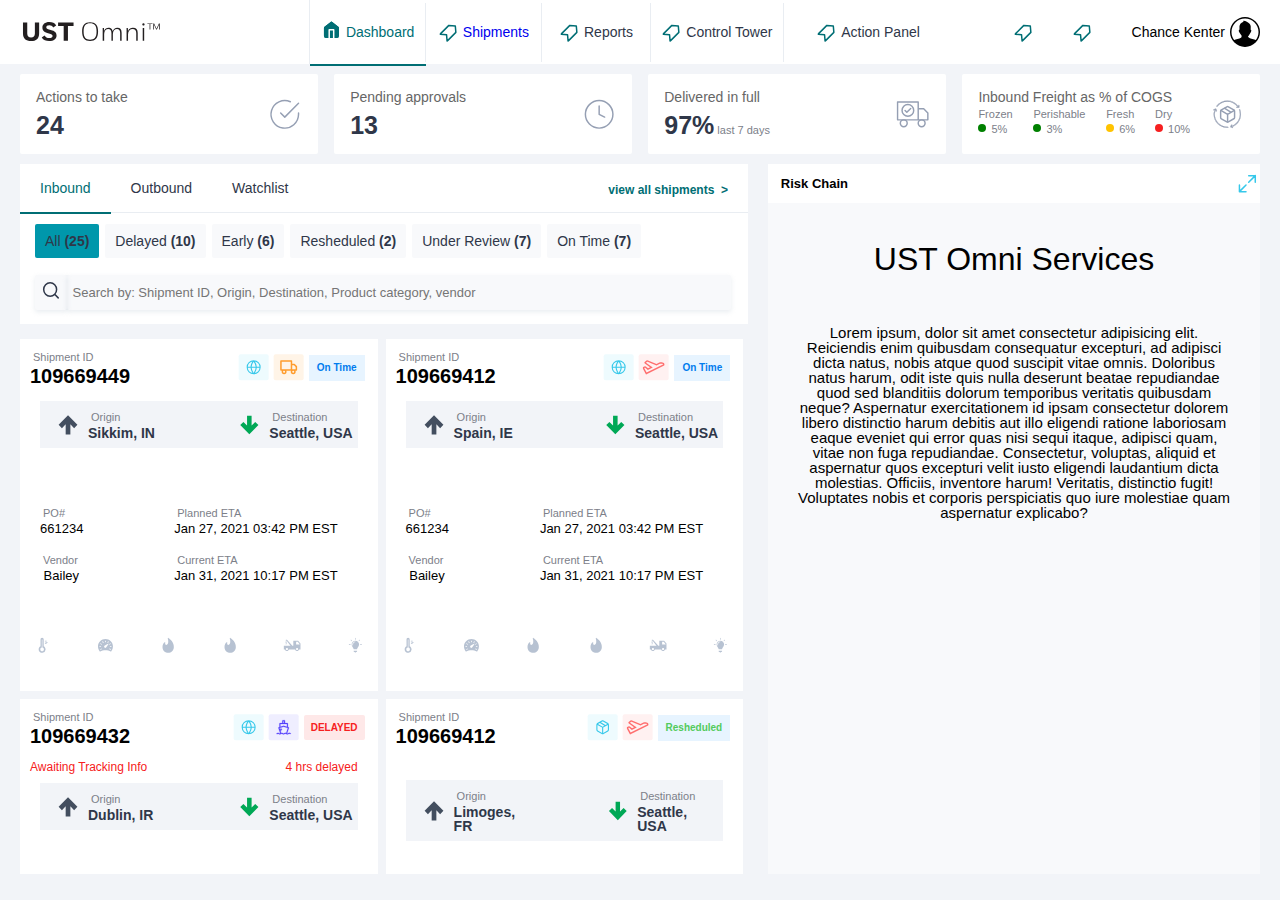
<file: index.html>
<!DOCTYPE html>
<html lang="en">

<head>
    <meta charset="UTF-8" />
    <meta http-equiv="X-UA-Compatible" content="IE=edge" />
    <meta name="viewport" content="width=device-width, initial-scale=1.0" />
    <title>1st Assignment</title>
    <link rel="stylesheet" href="style.css" />
    <link rel="preconnect" href="https://fonts.googleapis.com">
    <link rel="stylesheet" href="https://cdnjs.cloudflare.com/ajax/libs/font-awesome/6.1.1/css/all.min.css">
    <link rel="preconnect" href="https://fonts.gstatic.com" crossorigin>

</head>

<body>
    <div class="root">
        <header class="header">
            <div class="header__logo">
                <img src="./images/Logo.svg" alt="UST Omni logo" />
            </div>

            <nav class="header__dashboardlist">



                <ul class="header__nav-inks">
                    <a class="active" href="#">
                        <li>
                            <img src="./images/dashboard_icon.svg" alt="dashboard_icon" />
                            <div class="cls">Dashboard</div>

                        </li>
                    </a>

                    <a href="#">
                        <li>

                            <img src="./images/dashboardShipment_icon.svg" alt="shipment_icon" />
                            <div>Shipments</div>
                        </li>
                    </a>


                    <a href="#">
                        <li>

                            <img src="./images/dashboardShipment_icon.svg" alt="shipment_icon" />
                            <div>Reports</div>
                        </li>
                    </a>

                    <a href="#">
                        <li>

                            <img src="./images/dashboardShipment_icon.svg" alt="shipment_icon" />
                            <div>Control Tower</div>
                        </li>
                    </a>


                    <a href="#">
                        <li>

                            <img src="./images/dashboardShipment_icon.svg" alt="shipment_icon" />
                            <div>Action Panel</div>
                        </li>
                    </a>

                    </a>
                </ul>


            </nav>

            <div class="header__menu-bg">

            </div>



            <div class="header__dashboard">
                <span><img src="./images/dashboardShipment_icon.svg" alt="shipment_icon" /></span>
                <span><img src="./images/dashboardShipment_icon.svg" alt="shipment_icon" /></span>
                <span class="header__dashbaordusername">Chance Kenter </span>
                <img src="./images/user-profile.svg" alt="user profile">


                <!-- <div class="hamburger">
                <span class="menu"></span>
                <span class="menu"></span>
                <span class="menu"></span>
            </div> -->
                <div class="hamburger">
                    <i class="fas fa-bars"></i>
                </div>
                <div class="close-menu"><i class="fa-solid fa-x"></i></div>
            </div>

            <!-- <i class="fa-solid fa-angle-right"></i> -->


        </header>

        <nav class="header__tabletDashboardlist">



            <ul class="header__nav-inks">
                <a href="#">
                    <li>
                        <img src="./images/Hamburger/Hambur-mobile-dashboard.svg" alt="dashboard_icon" />
                        <div class="cls">Dashboard</div>

                    </li>
                </a>

                <a href="#">
                    <li>

                        <img src="./images/Hamburger/Hamburger - mobile -Shipment_Mgmt.svg" alt="shipment_icon" />
                        <div>Shipments</div>
                    </li>
                </a>


                <a href="#">
                    <li>

                        <img src="./images/Hamburger/Hamburger - mobile -Shipment_Mgmt.svg" alt="shipment_icon" />
                        <div>Reports</div>
                    </li>
                </a>

                <a href="#">
                    <li>

                        <img src="./images/Hamburger/Hamburger - mobile -Shipment_Mgmt.svg" alt="shipment_icon" />
                        <div>Control Tower</div>
                    </li>
                </a>


                <a href="#">
                    <li>

                        <img src="./images/Hamburger/Hamburger - mobile -Shipment_Mgmt.svg" alt="shipment_icon" />
                        <div>Action Panel</div>
                    </li>
                </a>


            </ul>


        </nav>




        <section class="main">

            <div class="cards__container" id="cont">
                <span aria-label="Next slide" id="nextButton" class="nav next" role="button"></span>
                <!--  onclick="nextClick()"-->
                <span aria-label="Next slide" id="previousButton" class="nav previous" role="button"></span>
                <!--onclick="previousClick()"-->
                <div class="status__actionCards">
                    <div class="status_card" id="cont1">
                        <div class="status__actions">
                            <p class="status__actionstotake">Actions to take</p>
                            <p class="status__actionscount"><b>24</b></p>
                        </div>

                        <img src="./images/ActionsToTake.svg" alt="Actions to take" id="output" />
                        <!-- 
                    <button class="carousel__button carousel__button--right">
                        <img class="angle-right" src="./images/angle-right-design.svg" alt="angle-right">
                    </button> -->

                        <!-- <button class="carousel__buttona carousel__button--right">
                        <img class="angle-right" src="./images/angle-right.svg" alt="angle-right">

                    </button> -->
                    </div>

                    <!-- onclick="nextSlide() -->

                    <div class="status_card">
                        <div class="status__pendingapprovals">
                            <p class="status__pendingapprovalsText">Pending approvals</p>
                            <p class="status__pendingapprovalscount"><b>13</b></p>
                        </div>

                        <img src="./images/pendingApprovals.svg" alt="Actions to take" />

                    </div>
                    <div class="status_card">
                        <div class="status__Delivered">
                            <p class="status__Delivered-in-fullText">Delivered in full</p>
                            <p class="status__Delivered-in-full-percentage">
                                <b>97%</b>
                                <span class="status__Delivered-last-days">last 7 days</span>
                            </p>
                        </div>

                        <img src="./images/deliveryInFull.svg" alt="Actions to take" />

                    </div>
                    <div class="status_card">
                        <div class="status__Inbound">
                            <p class="status__Inbound-frieghtText">
                                Inbound Freight as % of COGS
                            </p>


                            <div class="items">
                                <div class="cla">
                                    <p class="status__Inbound">Frozen</p>
                                    <p class="status__color">
                                        <span>5%</span>
                                    </p>
                                </div>
                                <div class="cla">
                                    <p class="status__Inbound">Perishable</p>
                                    <p class="status__color">
                                        <span>3%</span>
                                    </p>
                                </div>

                                <div class="cla">
                                    <p class="status__Inbound">Fresh</p>
                                    <p class="status__color">
                                        <span>6%</span>
                                    </p>
                                </div>

                                <div class="cla">
                                    <p class="status__Inbound">Dry</p>
                                    <p class="status__color">
                                        <span>10%</span>
                                    </p>
                                </div>

                            </div>



                        </div>

                        <img src="./images/inBoundFrieght.svg" alt="Actions to take" />

                    </div>


                    <div class="status__tabletViewInbound">
                        <div class="status__Inbound">
                            <p class="status__Inbound-frieght">
                                Cost of Goods Sold
                            </p>
                            <p class="status__Delivered-in-full-percentage">
                                <b>83%</b>
                                <span class="status__Delivered-last-days">this quarter</span>

                        </div>

                        <img src="./images/inBoundFrieght.svg" alt="Actions to take" />
                    </div>




                </div>
            </div>


            <!---->
            <div class="content">

                <div class="container__left">
                    <div class="updates">



                        <div class="updates__header">
                            <div class="updates__header-left">
                                <a href="#" class="updates__Inbound active">Inbound</a>
                                <a href="#" class="updates__Outbound">Outbound</a>
                                <a href="#" class="updates__Watchlist">Watchlist</a>


                            </div>
                            <div class="updates__header-right">
                                <a href="https://www.google.com/" class="updates__view_all_shipment">view all
                                    shipments &nbsp;<span>></span></a>
                                <a href="https://www.google.com/" class="updates__view_all">view all
                                    &nbsp;<span>></span></a>
                            </div>
                        </div>
                        <div class="updates__content">
                            <ul>
                                <li class="active"><a>All <span>(25)</span></a></li>
                                <li><a>Delayed <span>(10)</span></a></li>
                                <li><a>Early <span>(6)</span></a></li>
                                <li><a>Resheduled <span>(2)</span></a></li>
                                <li> <a>Under Review <span>(7)</span></a></li>
                                <li><a>On Time <span>(7)</span></a></li>
                            </ul>
                        </div>
                        <div class="updates__angle-right">
                            <!--onclick="scrollContent()"-->
                            <img src="./images/updates__angle-right.svg" alt="updates__angle-right">
                        </div>

                        <div class="updates__angle-left" onclick="scrollLeftContent()">
                            <img src="./images/updates__angle-right.svg" alt="updates__angle-left">
                        </div>

                        <div class="search">
                            <form action="" class="search__seachfield-box">
                                <button type="Submit">
                                    <img src="./images/searchIcon.svg" alt="search icon">

                                </button>
                                <input id="searchBox" class="big" type="text"
                                    placeholder="&nbsp;Search by: Shipment ID, Origin, Destination, Product category, vendor"
                                    name="search" onkeyup="searchFunc()">

                            </form>
                        </div>

                    </div>
                    <div class="shipment_cards">
                        <div class="wrapper">
                            <div class="wrapper__num">
                                <div class="wrapper__header">
                                    <div class="wrapper__header-left">
                                        <p>Shipment ID</p>
                                        <p class="text">109669449</p>
                                    </div>
                                    <div class="wrapper__headericons-right">
                                        <img src="./images/global.svg" alt="global image">
                                        <img src="./images/truckicon.svg" alt="truck image">
                                        <p>On Time</p>
                                    </div>
                                </div>
                                <div class="wrapper__main">
                                    <div class="wrapper__main_Origin-Destination">
                                        <div class="origin">
                                            <img src="./images/wrapper__1_arrow.svg" alt="wrapper__1_arrow">
                                            <div class="wrapper__origin">
                                                <p>Origin</p>
                                                <p class="text"> Sikkim, IN</p>
                                            </div>
                                        </div>

                                        <div class="destination">
                                            <img src="./images/Wrapper1_destinationarrow.svg"
                                                alt="Wrapper1_destination-arrow">

                                            <div class="wrapper__origin">
                                                <p>Destination</p>
                                                <p class="text"> Seattle, USA</p>
                                            </div>
                                        </div>
                                    </div>
                                    <div class="wrapper__mainDetails">
                                        <div class="wrapper__main_Po_Vendordetails">
                                            <div class="poNumber">
                                                <p>PO#</p>
                                                <p>661234</p>
                                            </div>
                                            <div class="vendorname">
                                                <p>Vendor</p>
                                                <p>&nbsp;Bailey</p>
                                            </div>
                                        </div>
                                        <div class="wrapper__main_plannedETAdetails">
                                            <div class="plannedETA">
                                                <p>Planned ETA</p>
                                                <p>Jan 27, 2021 03:42 PM EST</p>
                                            </div>
                                            <div class="currentETA">
                                                <p>Current ETA</p>
                                                <p>Jan 31, 2021 10:17 PM EST</p>
                                            </div>
                                        </div>
                                    </div>
                                    <div class="wrapper__sub-logos">
                                        <img src="./images/wrapper1/icon_Fire.svg" alt="icon fire pic">
                                        <img src="./images/wrapper1/meter.svg" alt="icon fire pic">
                                        <img src="./images/wrapper1/fire.svg" alt="icon fire pic">
                                        <img src="./images/wrapper1/fire.svg" alt="icon fire pic">
                                        <img src="./images/wrapper1/JCB.svg" alt="icon fire pic">
                                        <img src="./images/wrapper1/bulb.svg" alt="icon fire pic">
                                    </div>
                                </div>
                            </div>
                            <div class="wrapper__num">
                                <div class="wrapper__header num2">
                                    <div class="wrapper__header-left num2">
                                        <p>Shipment ID</p>
                                        <p class="text">109669412</p>
                                    </div>
                                    <div class="wrapper__headericons-right num2">
                                        <img src="./images/global.svg" alt="global image">
                                        <img src="./images/aeroplane symbol.svg" alt="truck image">
                                        <p>On Time</p>
                                    </div>
                                </div>
                                <div class="wrapper__main num2">
                                    <div class="wrapper__main_Origin-Destination num2">
                                        <div class="origin num2">
                                            <img src="./images/wrapper__1_arrow.svg" alt="wrapper__1_arrow">
                                            <div class="wrapper__origin num2">
                                                <p>Origin</p>
                                                <p class="text"> Spain, IE</p>
                                            </div>
                                        </div>

                                        <div class="destination num2">
                                            <img src="./images/Wrapper1_destinationarrow.svg"
                                                alt="Wrapper1_destination-arrow">

                                            <div class="wrapper__origin num2">
                                                <p>Destination</p>
                                                <p class="text"> Seattle, USA</p>
                                            </div>
                                        </div>
                                    </div>
                                    <div class="wrapper__mainDetails num2">
                                        <div class="wrapper__main_Po_Vendordetails num2">
                                            <div class="poNumber num2">
                                                <p>PO#</p>
                                                <p>661234</p>
                                            </div>
                                            <div class="vendorname num2">
                                                <p>Vendor</p>
                                                <p>&nbsp;Bailey</p>
                                            </div>
                                        </div>
                                        <div class="wrapper__main_plannedETAdetails num2">
                                            <div class="plannedETA num2">
                                                <p>Planned ETA</p>
                                                <p>Jan 27, 2021 03:42 PM EST</p>
                                            </div>
                                            <div class="currentETA num2">
                                                <p>Current ETA</p>
                                                <p>Jan 31, 2021 10:17 PM EST</p>
                                            </div>
                                        </div>
                                    </div>
                                    <div class="wrapper__sub-logos num2">
                                        <img src="./images/wrapper1/icon_Fire.svg" alt="icon fire pic">
                                        <img src="./images/wrapper1/meter.svg" alt="icon fire pic">
                                        <img src="./images/wrapper1/fire.svg" alt="icon fire pic">
                                        <img src="./images/wrapper1/fire.svg" alt="icon fire pic">
                                        <img src="./images/wrapper1/JCB.svg" alt="icon fire pic">
                                        <img src="./images/wrapper1/bulb.svg" alt="icon fire pic">
                                    </div>
                                </div>
                            </div>


                            <div class="wrapper__num">
                                <div class="wrapper__header num3">
                                    <div class="wrapper__header-left num3">
                                        <p>Shipment ID</p>
                                        <p class="text">109669432</p>


                                    </div>
                                    <div class="wrapper__headericons-right num3">
                                        <img src="./images/global.svg" alt="global image">
                                        <img src="./images/wrapper3__fire-global.svg" alt="truck image">
                                        <p>DELAYED</p>
                                    </div>
                                </div>
                                <div class="trackingStatus">
                                    <div class="trackinginfo">
                                        Awaiting Tracking Info
                                    </div>
                                    <div class="delayTime">
                                        4 hrs delayed
                                    </div>
                                </div>
                                <div class="wrapper__main num3">
                                    <div class="wrapper__main_Origin-Destination num3">
                                        <div class="origin num3">
                                            <img src="./images/wrapper__1_arrow.svg" alt="wrapper__1_arrow">
                                            <div class="wrapper__origin num3">
                                                <p>Origin</p>
                                                <p class="text"> Dublin, IR</p>
                                            </div>
                                        </div>

                                        <div class="destination num3">
                                            <img src="./images/Wrapper1_destinationarrow.svg"
                                                alt="Wrapper1_destination-arrow">

                                            <div class="wrapper__origin num3">
                                                <p>Destination</p>
                                                <p class="text"> Seattle, USA</p>
                                            </div>
                                        </div>
                                    </div>
                                    <div class="wrapper__mainDetails num3">
                                        <div class="wrapper__main_Po_Vendordetails num3">
                                            <div class="poNumber num3">
                                                <p>PO#</p>
                                                <p>661234</p>
                                            </div>
                                            <div class="vendorname num3">
                                                <p>Vendor</p>
                                                <p>&nbsp;Bailey</p>
                                            </div>
                                        </div>
                                        <div class="wrapper__main_plannedETAdetails num3">
                                            <div class="plannedETA num3">
                                                <p>Planned ETA</p>
                                                <p>Jan 27, 2021 03:42 PM EST</p>
                                            </div>
                                            <div class="currentETA num3">
                                                <p>Current ETA</p>
                                                <p>Jan 31, 2021 10:17 PM EST</p>
                                            </div>
                                        </div>
                                    </div>
                                    <div class="wrapper__sub-logos num3">
                                        <img src="./images/wrapper1/icon_Fire.svg" alt="icon fire pic">
                                        <img src="./images/wrapper1/meter.svg" alt="icon fire pic">
                                        <img src="./images/wrapper1/fire.svg" alt="icon fire pic">
                                        <img src="./images/wrapper1/fire.svg" alt="icon fire pic">
                                        <img src="./images/wrapper1/JCB.svg" alt="icon fire pic">
                                        <img src="./images/wrapper1/bulb.svg" alt="icon fire pic">
                                    </div>
                                </div>
                            </div>
                            <div class="wrapper__num">
                                <div class="wrapper__header num4">
                                    <div class="wrapper__header-left num4">
                                        <p>Shipment ID</p>
                                        <p class="text">109669412</p>
                                    </div>
                                    <div class="wrapper__headericons-right num4">
                                        <img src="./images/wrapper4__global.svg" alt="global image">
                                        <img src="./images/aeroplane symbol.svg" alt="truck image">
                                        <p>Resheduled</p>
                                    </div>
                                </div>
                                <div class="wrapper__main num4">
                                    <div class="wrapper__main_Origin-Destination num4">
                                        <div class="origin num4">
                                            <img src="./images/wrapper__1_arrow.svg" alt="wrapper__1_arrow">
                                            <div class="wrapper__origin num4">
                                                <p>Origin</p>
                                                <p class="text"> Limoges, FR</p>
                                            </div>
                                        </div>

                                        <div class="destination num4">
                                            <img src="./images/Wrapper1_destinationarrow.svg"
                                                alt="Wrapper1_destination-arrow">

                                            <div class="wrapper__origin num4">
                                                <p>Destination</p>
                                                <p class="text"> Seattle, USA</p>
                                            </div>
                                        </div>
                                    </div>
                                    <div class="wrapper__mainDetails num4">
                                        <div class="wrapper__main_Po_Vendordetails num4">
                                            <div class="poNumber num4">
                                                <p>PO#</p>
                                                <p>661234</p>
                                            </div>
                                            <div class="vendorname num4">
                                                <p>Vendor</p>
                                                <p>&nbsp;Bailey</p>
                                            </div>
                                        </div>
                                        <div class="wrapper__main_plannedETAdetails num4">
                                            <div class="plannedETA num4">
                                                <p>Planned ETA</p>
                                                <p>Jan 27, 2021 03:42 PM EST</p>
                                            </div>
                                            <div class="currentETA num4">
                                                <p>Current ETA</p>
                                                <p>Jan 31, 2021 10:17 PM EST</p>
                                            </div>
                                        </div>
                                    </div>


                                    <div class="wrapper__sub-logos num4">
                                        <img src="./images/wrapper1/icon_Fire.svg" alt="icon fire pic">
                                        <img src="./images/wrapper1/meter.svg" alt="icon fire pic">
                                        <img src="./images/wrapper1/fire.svg" alt="icon fire pic">
                                        <img src="./images/wrapper1/fire.svg" alt="icon fire pic">
                                        <img src="./images/wrapper1/JCB.svg" alt="icon fire pic">
                                        <img src="./images/wrapper1/bulb.svg" alt="icon fire pic">
                                    </div>

                                </div>


                            </div>





                        </div>


                    </div>

                </div>

                <!-- <section class="container-righttabletView">
                    <div class="map">
                        <div class="map__header">
                            <p><b>Risk Chain</b></p>
                            <img class="expand" src="./images/expandbutton__riskChain.svg" alt="">
                        </div>
                </section> -->



                <section class="container-right">
                    <div class="map">
                        <div class="map__header">

                            <p><b>Risk Chain</b></p>
                            <img class="expand" src="./images/expandbutton__riskChain.svg" alt="">
                        </div>
                        <div class="content__right">
                            <div class="content__heading">
                                <h1>UST Omni Services</h1>
                            </div>
                            <p>Lorem ipsum, dolor sit amet consectetur adipisicing elit. Reiciendis enim quibusdam
                                consequatur excepturi, ad adipisci dicta natus, nobis atque quod suscipit vitae omnis.
                                Doloribus natus harum, odit iste quis nulla deserunt beatae repudiandae quod sed
                                blanditiis dolorum temporibus veritatis quibusdam neque? Aspernatur exercitationem id
                                ipsam consectetur dolorem libero distinctio harum debitis aut illo eligendi ratione
                                laboriosam eaque eveniet qui error quas nisi sequi itaque, adipisci quam, vitae non fuga
                                repudiandae. Consectetur, voluptas, aliquid et aspernatur quos excepturi velit iusto
                                eligendi laudantium dicta molestias. Officiis, inventore harum! Veritatis, distinctio
                                fugit! Voluptates nobis et corporis perspiciatis quo iure molestiae quam aspernatur
                                explicabo?
                            </p>

                        </div>

                    </div>

                </section>

            </div>


        </section>

        <footer class="map__tabletView">
            <div class="map__header">

                <p><b>Risk Chain</b></p>
                <img class="expand" src="./images/expandbutton__riskChain.svg" alt="">
            </div>
        </footer>


















        <script src="./script.js"></script>


</body>

</html>
</file>
<file: style.css>
/* http://meyerweb.com/eric/tools/css/reset/ 
   v2.0 | 20110126
   License: none (public domain)
*/

html,
body,
div,
span,
applet,
object,
iframe,
h1,
h2,
h3,
h4,
h5,
h6,
p,
blockquote,
pre,
a,
abbr,
acronym,
address,
big,
cite,
code,
del,
dfn,
em,
img,
ins,
kbd,
q,
s,
samp,
small,
strike,
strong,
sub,
sup,
tt,
var,
b,
u,
i,
center,
dl,
dt,
dd,
ol,
ul,
li,
fieldset,
form,
label,
legend,
table,
caption,
tbody,
tfoot,
thead,
tr,
th,
td,
article,
aside,
canvas,
details,
embed,
figure,
figcaption,
footer,
header,
hgroup,
menu,
nav,
output,
ruby,
section,
summary,
time,
mark,
audio,
video {
  margin: 0;
  padding: 0;
  border: 0;
  font-size: 100%;
  font: inherit;
  vertical-align: baseline;
}

/* HTML5 display-role reset for older browsers */

article,
aside,
details,
figcaption,
figure,
footer,
header,
hgroup,
menu,
nav,
section {
  display: block;
}

body {
  line-height: 1;
}

ol,
ul {
  list-style: none;
}

blockquote,
q {
  quotes: none;
}

blockquote:before,
blockquote:after,
q:before,
q:after {
  content: "";
  content: none;
}

table {
  border-collapse: collapse;
  border-spacing: 0;
}

html {
  /* font-size: 62.5%; */

  /* font-size 100% = 16px.

  1px = 6.25%
  10px = 62.5% */
  font-family: "Roboto", sans-serif;
  height: 100%;
}

body {
  background-color: #f2f4f8;
  /* max-width: 300px; */
  /* max-width: 1920px; */
}

* {
  box-sizing: border-box;
  font-family: "Roboto", sans-serif;
}

::-webkit-scroll {
  width: 3px;
}

ul a {
  width: 17rem;
}

header.header {
  display: flex;
  height: 4rem;
  width: 100%;
  /* border: 1px solid red; */
  background-color: #ffffff;
  align-items: center;
  padding-left: 20px;
  padding-right: 20px;
}

section.main {
  padding: 0.625rem 1.25rem 0.625rem 1.25rem;
  height: calc(100vh - 4rem);
  margin: auto;
  max-width: 120rem;
  /* border: 2px solid red; */
}

.header__dashboardlist {
  justify-content: space-between;
}

.header__dashboardlist a.active {
  color: #006e74;
  box-shadow: 0 2px 0 0 #006e74;
}

.header__dashboardlist img {
  margin-right: 0.3rem;
}
.header__dashboardlist ul {
  list-style-type: none;
  display: flex;
  align-items: center;
  height: 100%;
}

.header__logo {
  width: 17rem;
  height: 100%;
  display: flex;
  align-items: center;
}

.header__logo img {
  width: 143px;
  height: 20px;
}

.header__dashboardlist ul li {
  /* padding: 1.25rem; */
  box-shadow: -1px 0 0 0 #e9edf2;
  display: flex;
  align-items: center;
  justify-content: center;
}

.header__dashboardlist ul > :nth-child(1) li {
  padding: 1.25rem 1.2rem;
}

.header__dashboardlist ul > :nth-child(1) {
  width: 18%;
}

.header__dashboardlist ul > :nth-child(2) li {
  padding: 1.25rem 1.4rem;
}

.header__dashboardlist ul > :nth-child(2) {
  width: 18%;
}

.header__dashboardlist ul > :nth-child(3) li {
  padding: 1.25rem 1.5rem;
}

.header__dashboardlist ul > :nth-child(3) {
  width: 17%;
}

.header__dashboardlist ul > :nth-child(4) li {
  padding: 1.25rem 0rem;
}

.header__dashboardlist ul > :nth-child(4) {
  width: 21%;
}
.header__dashboardlist ul > :nth-child(5) li {
  padding: 1.25rem 1.4rem;
}

.header__dashboardlist ul > :nth-child(5) {
  width: 27%;
}

.header__dashboardlist ul div {
  font-family: "Roboto", sans-serif;
  font-size: 0.875rem;
}

.header__dashboardlist ul > :nth-child(1) {
  /* box-shadow: 0 2px 0 0 #006e74; */

  /* font-family: "Roboto", sans-serif; */
}
.header__dashboardlist ul > :nth-child(1) img {
  margin-bottom: 0.3rem;
}

.header__dashboardlist ul li a {
  text-decoration: none;
  margin-left: 5px;
}

.header__dashboardlist ul > :nth-child(1) {
  /* color: #006e74; */
}

.header__dashboardlist ul > :nth-child(3),
.header__dashboardlist ul > :nth-child(4),
.header__dashboardlist ul > :nth-child(5) {
  color: #2f3749;
}

.header__dashboardlist ul > :nth-child(3) img,
.header__dashboardlist ul > :nth-child(4) img,
.header__dashboardlist ul > :nth-child(5) img {
  color: #2f3749;
}

.header__dashboardlist a {
  text-decoration: none;
}

.header__dashboard {
  height: 100%;
  display: flex;
  justify-content: flex-end;
  align-items: center;
  width: 18rem;
}

.header__dashboard span {
  align-items: center;
  display: flex;
  justify-content: space-around;
  padding: 20px;
}

.header__dashboard > :nth-child(3) {
  padding-right: 5px;
}

.header__dashboard > span:nth-of-type(3) + img {
  width: 30px;
  height: 30px;
}

.header__dashbaordusername {
  font-family: "Roboto", sans-serif;
  font-size: 0.875rem;
  display: block;
}

.header_dashboardUser_profile {
  width: 30px;
  height: 30px;
}

.header nav {
  align-items: center;
  width: calc(100% - 35rem);
  height: 100%;
  display: flex;
  cursor: pointer;
  justify-content: center;
}

.status {
  margin-top: 15px;
  /* border: 1px solid red; */
}

.cards__container {
  width: 100%;
  height: 5rem;
  min-width: 100%;
  overflow-x: scroll;
}

.cards__container::-webkit-scrollbar {
  height: 2px;
}

.status__actionCards {
  display: flex;
  justify-content: space-between;
  height: 100%;
}

.status__actionCards > div {
  display: flex;
  background-color: #ffffff;
  align-items: center;
  /* border: 1px solid red; */
  height: 100%;
  width: 24%;
  border-radius: 2px;
  justify-content: space-between;
  padding: 1rem;
}

.status__actionCards > div > :nth-child(1) p {
  font-family: "Roboto", sans-serif;
  width: 100%;
  color: #666666;
  font-size: 0.6875rem;
}

.status__actionCards > div > :nth-child(1) > :nth-child(1) {
  color: #666;
  font-size: 0.875rem;
  font-weight: 500;
  font-family: "Roboto", sans-serif;
}

.status__actionCards > :nth-child(3) > :nth-child(1) span,
.status__actionCards > :nth-child(4) > :nth-child(1) > :nth-child(2) p {
  font-family: "Roboto", sans-serif;
  font-size: 11px;
  font-weight: normal;
  color: #7c8089;
}

.status__actionCards > :nth-child(4) > :nth-child(1) > :nth-child(3) p {
  font-family: "Roboto", sans-serif;
  font-size: 11px;
  font-weight: bold;
  color: #7c8089;
  align-items: center;
}

.status__actionCards > :nth-child(4) > :nth-child(1) {
  padding-right: 10px;
}

.status__inbound_freight {
  display: flex;
}

.status__Inbound-frieghtText {
  margin-bottom: 0.3125rem;
}

.status__actionCards b {
  font-weight: bold;
  font-size: 1.5625rem;
  color: #2f3749;
}

.status__actionCards > div > div {
  display: flex;
  flex-direction: column;
  justify-content: space-between;
  height: 100%;
}

.status__card div {
  /* display: flex;
    justify-content: flex-start; */
  margin: 10px 0 0 10px;
  width: 10rem;
}

.status__actionCards img {
  width: 34px;
  height: 34px;
}

.items {
  display: flex;
  justify-content: space-between;
  margin-bottom: 4px;
  width: 100%;
}

.nav.next {
  display: none;
}

.nav.previous {
  display: none;
}

.item__percentage {
  display: flex;
  /* justify-content: space-between; */
  align-items: center;
}

.cla span {
  margin-left: 0.8125rem;
}

.items > :nth-child(1) .status__color,
.items > :nth-child(2) .status__color {
  width: 8px;
  height: 8px;
  margin: 4px 4px 4px 0;
  background-color: green;
  border-radius: 5px;
}

.item__percentage > :nth-child(2) {
  margin-right: 20px;
}

.item__percentage > :nth-child(4) {
  margin-right: 45px;
}

.items > :nth-child(3) .status__color {
  width: 8px;
  height: 8px;
  margin: 4px 4px 4px 0;
  background-color: #ffc300;
  border-radius: 5px;
}
.items > :nth-child(4) .status__color {
  width: 8px;
  height: 8px;
  margin: 4px 4px 4px 0;
  background-color: #f62020;
  border-radius: 5px;
}

.item__percentage > :nth-child(6) {
  margin-right: 15px;
}

.status__drycolor {
  width: 8px;
  height: 8px;
  margin: 4px 4px 4px 0;
  background-color: #f62020;
  border-radius: 5px;
}

.updates {
  margin: 0 10px 0 0;
  height: 10rem;
  /* border: 2px solid green; */
  width: 100%;
  background-color: #ffffff;
}

.updates__header-right .updates__view_all_shipment {
  display: block;
}

.updates__header-right .updates__view_all {
  display: none;
}

.updates__aboveWrapper {
  height: 100%;
}

.updates__left {
  height: 100%;
  background-color: #ffffff;
}

.updates__header {
  height: calc(100% - 70%);
  display: flex;
  justify-content: space-between;
  box-shadow: 0 1px 0 0 #e9edf2;
  align-items: center;
}

.updates__header > div {
  cursor: pointer;
}

.updates__header > div a {
  padding: 20px;
  height: 100%;
  display: flex;
  align-items: center;
}

.updates__header-left {
  display: flex;
  height: 100%;
}

.updates__header-right a {
  padding: 20px;
  color: #006e74;
  height: 100%;
  text-decoration: none;
  font-family: "Roboto", sans-serif;
}

.updates__header-left a {
  text-decoration: none;
  color: #2f3749;
  /* font-family: Arboria-☞; */
  font-size: 0.875rem;
  font-weight: 500;
  font-family: "Roboto", sans-serif;
}

.updates__header-right {
  font-size: 12px;
  font-weight: 700;
  color: #006e74;
  height: 100%;
}

.container-right {
  background-color: #ffffff;
  height: 100%;
  width: 40%;
  /* height: 100%; */
  background-color: #f8f9fb;
  margin-left: 10px;
}

.content {
  width: 100%;
  display: flex;
  height: calc(100% - 6.625rem);
  margin-top: 0.625rem;
  justify-content: space-between;
}

.container__left {
  width: 60%;
  padding-right: 0.625rem;
  height: 100%;
}

.updates__content {
  height: calc(100% - 64%);
  display: flex;
  align-items: center;
  margin-left: 0.75rem;
}

.updates__header-left a.active {
  box-shadow: 0 2px 0 0 #006e74;
  color: #006e74;
}

.updates__content li {
  font-size: 0.875rem;
  padding: 0.625rem;
  margin-left: 0.1875rem;
  margin-right: 0.1875rem;
  border-radius: 2px;
  background-color: #f8f9fb;
  color: #2f3749;
  cursor: pointer;
  font-family: "Roboto", sans-serif;
}
.updates__content li {
  list-style-type: none;
}

.updates__content ul {
  display: flex;
}

.updates__content li.active {
  background-color: #0097ab;
}

.updates__content > :nth-child(1) {
  font-size: 0.875rem;
  font-weight: 500;
  /* background-color: #0097ab; */
  border-radius: 2px;
}

.updates__content > :nth-child(2) span {
  color: #f62020;
}

.updates__content span {
  color: #2f3749;
  font-size: 14px;
  font-weight: 600;
}

.search form {
  height: 2.1875rem;
  display: flex;
  background-color: #f8f9fb;
  margin: 0.3125rem 0.625rem 0.625rem 0.9375rem;
  outline: none;
  border-radius: 2px;
}

.search button {
  border: none;
  border-radius: 2px;
  box-shadow: 0 2px 5px 0 rgb(183 194 210 / 30%);
  background-color: var(--white);
}

.search input {
  width: 100%;
  /* font-family: Arboria-☞; */
  font-family: "Roboto", sans-serif;
  font-size: 0.8125rem;
  font-weight: 500;
  color: #7c8089;
  border: none;
  /* outline: none; */
  border-radius: 2px;
  box-shadow: 0 2px 5px 0 rgb(183 194 210 / 30%);
  background-color: var(--white);
}

.search__seachfield-box {
  height: auto;
  display: flex;
  background-color: #f8f9fb;
  margin-left: 0.9375rem;
  border-radius: 2px;
  width: calc(100% - 3%);

  margin-left: 10px;
}

.shipment_cards {
  width: 100%;
  margin-top: 0.9375rem;
  height: calc(100% - 10.9375rem);
}

.map h1 {
  font-size: 2rem;
  padding: 1.25rem;
  text-align: center;
  align-items: center;
  margin-top: 20px;
  font-family: "Roboto", sans-serif;
}

.map__header {
  display: flex;
  justify-content: space-between;
  background-color: #ffffff;
  align-items: center;
}

.map__header p {
  background-color: #ffffff;
  padding: 0.8rem;
  font-family: "Roboto", sans-serif;
  font-weight: bold;
  font-size: 0.8125rem;
}

.map .content__right p {
  margin: 1.875rem;
  text-align: center;
  font-family: "Roboto", sans-serif;
  font-size: 0.9375rem;
}

.wrapper {
  height: 100%;
  display: flex;
  flex-wrap: wrap;
  width: 100%;
  row-gap: 0.5rem;
  column-gap: 0.5rem;
  flex-direction: row;
  overflow-y: scroll;
  overflow-x: hidden;
}

.wrapper__num {
  background-color: #ffffff;
  width: calc(50% - 0.4rem);
  padding: 0.625rem;

  background-color: #ffffff;
}

/* origin & destination whole part */
.wrapper__num .wrapper__header {
  display: flex;
  justify-content: space-between;
  margin-bottom: 0.9375rem;
  width: 100%;
}

.wrapper__num .wrapper__main {
  width: 100%;
}

.wrapper__num .wrapper__header-left > :nth-child(1),
.wrapper__origin > :nth-child(1),
.wrapper__destination > :nth-child(1),
.poNumber > :nth-child(1),
.vendorname > :nth-child(1),
.plannedETA > :nth-child(1),
.currentETA > :nth-child(1),
.wrapper__header-left > :nth-child(1) {
  font-size: 0.6875rem;
  margin: 0.1875rem;
  font-weight: normal;
  font-family: "Roboto", sans-serif;
  color: #7c8089;
}

.wrapper > div .wrapper__main_Origin-Destination > div > div > :nth-child(2),
.wrapper .wrapper__main_Origin-Destination.num3 > div > div > :nth-child(2),
.wrapper .wrapper__main_Origin-Destination.num4 > div > div > :nth-child(2) {
  font-size: 0.875rem;
  font-weight: bold;
  color: #2f3749;
  font-family: "Roboto", sans-serif;
}

.wrapper::-webkit-scrollbar {
  width: 3px;
  height: 3px;
  background-color: black;
}

.wrapper::-webkit-scrollbar-track {
  background: #b7c2d2;
}

.wrapper::-webkit-scrollbar-thumb {
  background: #888;
}

.wrapper > div .wrapper__mainDetails > div > div > :nth-child(2),
.wrapper > div .wrapper__mainDetails > div > div > :nth-child(2) {
  font-size: 0.8125rem;
  font-family: "Roboto", sans-serif;
}

.wrapper > div .wrapper__mainDetails,
.wrapper > div .wrapper__mainDetails {
  justify-content: space-between;
}

.wrapper__header-left > :nth-child(2) {
  /* font-family: Arboria-☞; */
  font-family: "Roboto", sans-serif;
  font-size: 20px;
  font-weight: bold;
}

.wrapper__headericons-right,
.wrapper__headericons-right.num3 {
  display: flex;
  justify-content: space-around;
  align-items: center;
}

.wrapper__headericons-right img {
  padding: 2px;
}

.wrapper__headericons-right p {
  margin: 0.1875rem;
  color: #017cee;
  padding: 0.5rem;
  font-family: "Roboto", sans-serif;
  font-size: 0.625rem;
  font-weight: bold;
  background-color: #e7f4ff;
}

.wrapper__num .origin > img {
  height: 30px;
  width: 30px;
  margin: 3px;
}

.wrapper__header.num4 {
  margin-bottom: 2.125rem;
}

.wrapper__main_Origin-Destination,
.wrapper__main_Origin-Destination.num3,
.wrapper__main_Origin-Destination.num2,
.wrapper__main_Origin-Destination.num4 {
  display: flex;
  justify-content: space-between;
  background-color: #f2f4f8;
  align-items: center;
  padding: 0.5rem 0.3125rem;
  margin: 0 0.625rem 0 0.625rem;
}

.wrapper__header.num3 {
  margin-bottom: 0.9375rem;
}

.origin {
  display: flex;
  align-items: center;
  margin-left: 0.625rem;
  margin-right: 4.375rem;
}

.destination {
  display: flex;
}

.wrapper__num .destination > img {
  height: 20px;
  width: 20px;
  margin: 3px;
}

.wrapper > div .wrapper__main_Origin-Destination > div img,
.wrapper > div .wrapper__main_Origin-Destination > div img {
  height: 20px;
  width: 20px;
  margin-right: 10px;
}

.wrapper > div .wrapper__main_Origin-Destination > div,
.wrapper > div .wrapper__main_Origin-Destination > div {
  display: flex;
  align-items: center;
}

.wrapper__mainDetails {
  display: flex;
  justify-content: space-around;
  margin: 0.325rem 0rem;
}

.wrapper__mainDetails > :nth-child(1) div,
.wrapper__mainDetails > :nth-child(2) div {
  margin: 1.25rem 1.875rem 0.625rem 0.625rem;
}

.wrapper__header.num,
.wrapper__header.num,
.wrapper__header.num {
  display: flex;
  justify-content: space-between;
  margin-bottom: 20px;
}

.wrapper__headericons-right.num3 p {
  background-color: rgba(246, 32, 32, 0.1);
  color: #f62020;
  border-radius: 2px;
  font-size: 0.625rem;
  /* padding: 0.3125rem; */
  padding: 0.44rem;
  font-weight: bold;
}

.wrapper__headericons-right.num4 p {
  color: #53cb5d;
}

.trackingStatus {
  display: flex;
  justify-content: space-between;
  margin-right: 10px;
  font-size: 12px;
  margin-bottom: 0.625rem;
  color: #f62020;
}

.wrapper__main.num3 .wrapper__mainDetails {
  /* margin: 0.325rem 0rem; */
}

.wrapper__mainDetails.num4 {
  margin: 0.325rem 0rem;
}

.wrapper__sub-logos {
  display: flex;
  justify-content: space-between;
}

.hamburger {
  display: none;
  color: black;

  font-size: 25px;
  cursor: pointer;
  margin: 0.625rem;
}

.updates__angle-right {
  display: none;
}

section.main {
  position: relative;
}

.map__tabletView {
  display: none;
  position: absolute;
  bottom: 0%;
  width: 100%;
}

.status__actionCards > :nth-child(5) {
  display: none;
}

/* .updates__content a:hover,
.updates__header-right a:hover {
  font-size: 0.875rem;
  font-weight: 500;
  background-color: #0097ab;
  border-radius: 2px;
  color: white;
} */

.header__tabletDashboardlist {
  display: none;
}

.close-menu {
  display: none;
}

.updates__angle-left {
  display: none;
}

.header__nav-inks li:hover {
  color: #006e74;
}

@media only screen and (min-width: 280px) and (max-width: 640px) {
  body,
  root {
    height: 100%;
  }

  html {
    font-family: "Roboto", sans-serif;
  }

  .show-menu {
    display: block;
  }

  .status__header.corousel {
    display: flex;
    /* min-width: 93.75rem; */
    min-width: 101rem;

    width: 400%;
  }

  .status__header.corousel::-webkit-scrollbar {
    width: 0.3125rem;
  }

  .status__actionCards div {
    justify-content: space-between;
    /* margin-right: 0.625rem; */
  }

  .hamburger {
    display: block;
    z-index: 1;
  }

  .close-menu {
    display: none;
    padding: 1rem;
  }
  .header__nav-inks {
    width: 100%;
  }

  .close-display {
    display: block;
    padding: 1.25rem;
  }

  .container-right {
    display: none;
  }

  .map__tabletView {
    display: block;
  }

  span.header__dashbaordusername {
    display: none;
  }

  .container__left {
    padding: 0rem;
  }

  .updates__content ul > :nth-child(2) {
    min-width: 7rem;
  }
  .updates__content ul > :nth-child(4) {
    min-width: 8rem;
  }
  .updates__content ul > :nth-child(5),
  .updates__content ul > :nth-child(6) {
    min-width: 9rem;
  }

  .header__dashboardlist ul {
    display: none;
  }

  .root {
    position: relative;
    height: 100%;
  }
  /**
  .header__tabletDashboardlist {
    display: block;
    position: fixed;
    top: -100vh;
    width: 300px;
    height: 300px;
    transition: all 1s ease-in-out;
  }

  .show-menu {
    transform: translateY(100vh);
    display: block;
    background-color: blue;
  }
**/

  .header__tabletDashboardlist {
    display: block;
    position: fixed;
    top: -100vh;
    width: 100%;
    height: calc(100% - 6rem);
    transition: all 1s ease-in-out;
  }

  .header__tabletDashboardlist ul a li,
  .show-menu {
    display: flex;
    padding: 1.25rem;
    background-color: #ffffff;
    color: black;
    box-shadow: 0 1px #e9edf2;
    flex-basis: 100%;
    align-items: center;
  }

  .header__tabletDashboardlist.show-menu {
    flex-basis: 100%;
    transform: translateY(112vh);
  }

  .header__tabletDashboardlist a,
  .header__tabletDashboardlist a img,
  .show-menu {
    text-decoration: none;
    margin-right: 0.3rem;
  }

  .header__tabletDashboardlist ul a {
    width: 100%;
  }

  .header__nav-inks > :nth-child(1) {
    color: #36c8ea;
  }

  .status__actionCards {
    overflow-x: auto;
    display: flex;
    overflow-y: hidden;
    width: 400%;
  }

  .status__actionCards div {
    width: 100%;
  }

  .wrapper__num {
    height: 50%;
    width: 100%;
  }

  .container__left {
    width: 100%;
  }

  .container-right {
    width: 100%;
    margin-top: 0.625rem;
    margin-left: 0rem;
  }

  .content {
    display: block;
  }

  /* input.big {
    display: none;
  } */

  .updates__header-right .updates__view_all_shipment {
    display: none;
  }

  .updates__header-right a.updates__view_all {
    display: block;
    height: 100%;
    font-size: 0.75rem;
    font-family: "Roboto", sans-serif;
    font-size: 0.8125rem;
  }
  .updates__header-right a {
    /* padding: 0rem;
    font-size: 0.75rem; */
  }

  .status_action_card.track-container {
    display: flex;
    overflow: auto;
    overflow-y: hidden;
  }

  .cards__container {
    position: relative;
  }

  .nav.next {
    border-radius: 100%;
    display: block;
    position: fixed;
    top: 19%;
    right: 0.5rem;
    height: 24px;
    width: 24px;
    text-align: center;
    background-color: #36c8ea;
    /* z-index: 1; */
    line-height: 1.5;
    box-shadow: 0 2px 5px 0 rgb(54 200 234 / 50%);
  }

  .nav.previous {
    border-radius: 100%;
    display: block;
    position: fixed;
    top: 19%;
    left: 0.5rem;
    height: 24px;
    width: 24px;
    text-align: center;
    background-color: #36c8ea;
    /* z-index: 1; */
    line-height: 1.5;
  }

  .previous:after {
    content: "<";
  }

  .next:after {
    content: ">";
  }

  .updates__content ul li {
    min-width: 15%;
    text-align: center;
  }

  .updates {
    position: relative;
  }

  .updates__content {
    overflow-x: auto;
    position: relative;
  }

  .updates__angle-right {
    position: absolute;
    top: 30%;
    right: 0%;
    display: block;
  }

  .updates__angle-left {
    position: absolute;
    top: 30%;
    left: 0%;
    transform: rotate(180deg);
    /* display: block; */

    background-color: ffffff;
    border-radius: 10px;
  }
}

.search {
  margin-right: 0.625rem;
}

.wrapper__num {
  height: 22rem;
}

.wrapper > div .wrapper__mainDetails,
.wrapper > div .wrapper__mainDetails {
  padding-bottom: 35px;

  padding-top: 35px;
}

.map {
  position: relative;
}

.content__right {
  display: block;
}

@media only screen and (min-width: 640px) and (max-width: 992px) {
  body,
  root {
    height: 100%;
  }
  .header__dashboardlist ul {
    display: none;
  }

  .hamburger {
    display: block;
    z-index: 1;
  }

  .header nav {
    width: 0%;
  }
  header.header {
    justify-content: space-between;
  }

  .header__dashboard {
    width: 20rem;
  }

  .status__actionCards {
    display: flex;
    flex-direction: column;
    flex-wrap: wrap;
    height: 100%;
    width: 100%;
  }

  .status__actionCards div {
    width: 48%;
    height: 48%;
  }

  .status__actionCards > :nth-child(5) {
    display: flex;
    /* display: flex; */
  }

  .status__actionCards > :nth-child(4) {
    display: none;
  }

  .container-right {
    display: none;
  }

  .map__tabletView {
    display: block;
  }

  .content {
    display: block;
    height: calc(100% - 12.625rem);
  }

  .container__left {
    width: 100%;
  }
  .container-right {
    width: 100%;
    display: none;
  }

  .status__actionCards > :nth-child(6) {
    display: block;
    display: flex;
    justify-content: space-between;
    align-items: center;
  }

  .cards__container {
    overflow-x: hidden;
    height: 12rem;
  }
}
</file>
